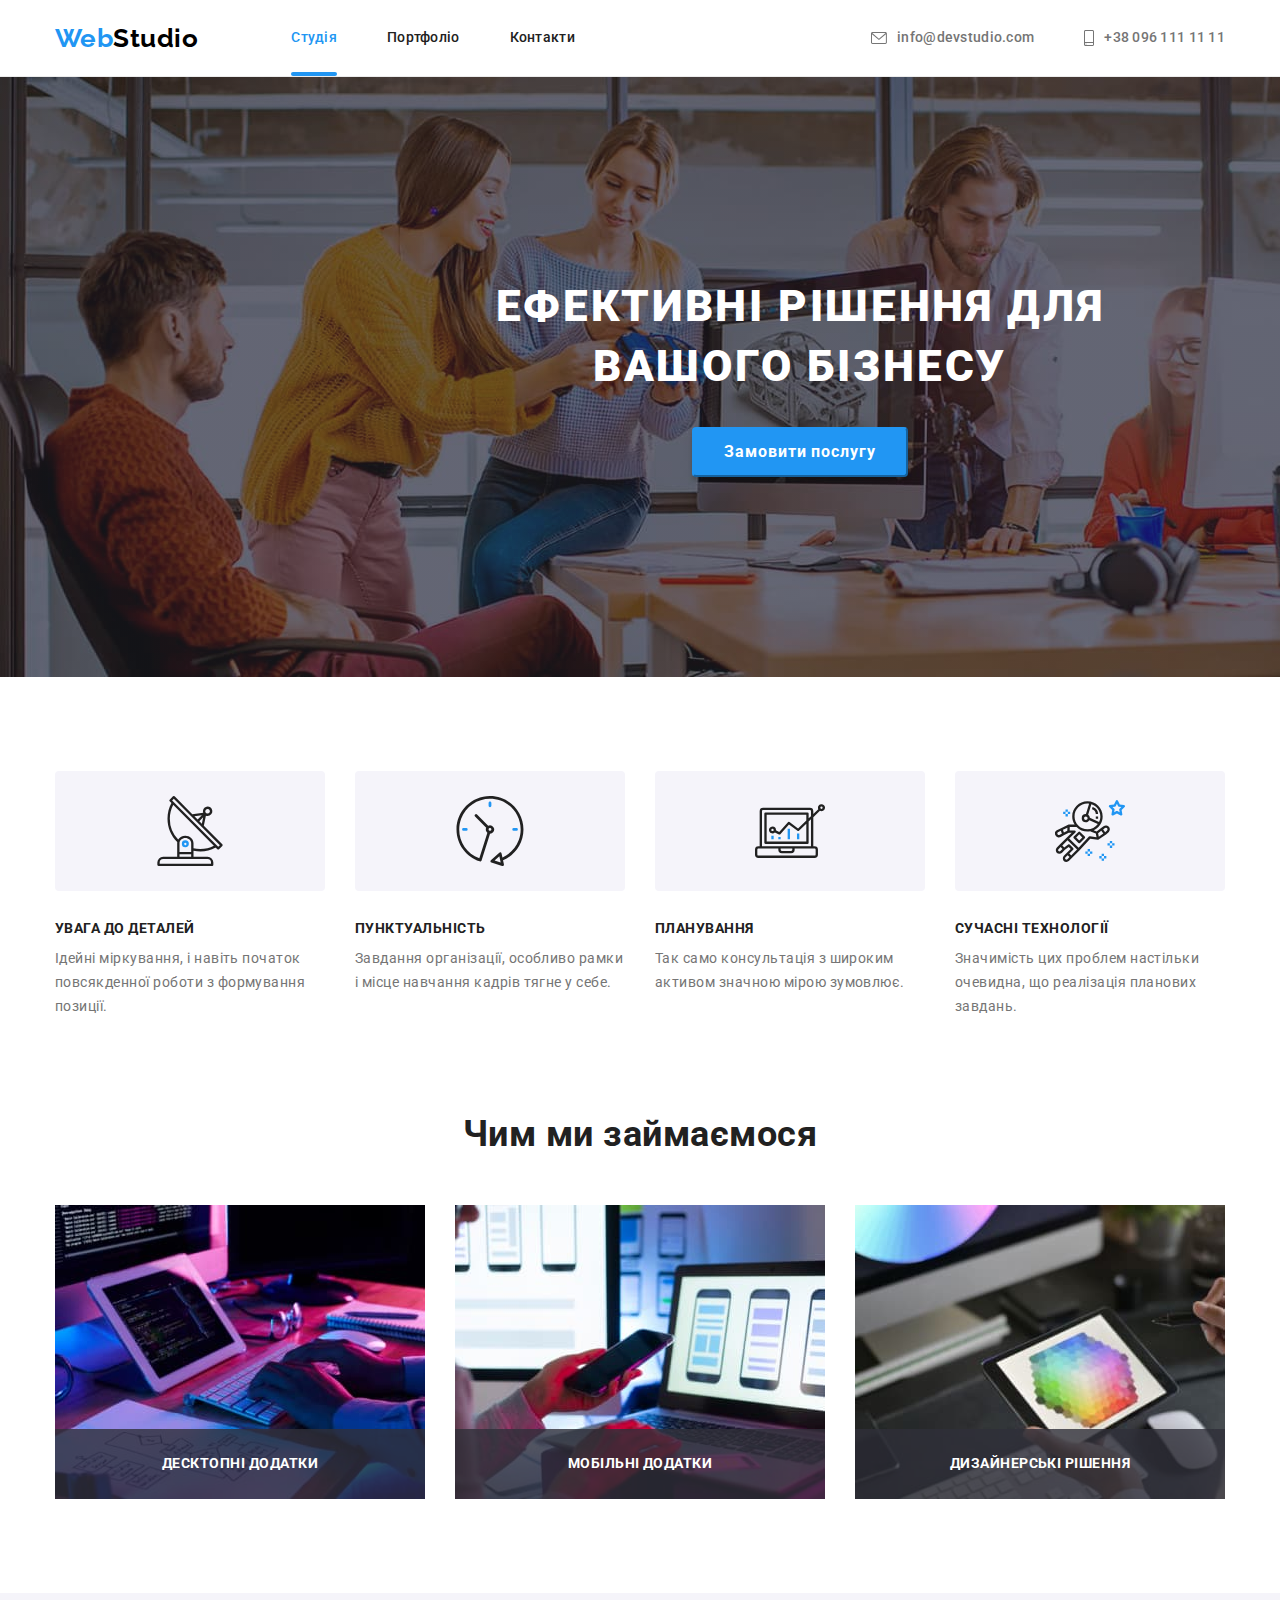
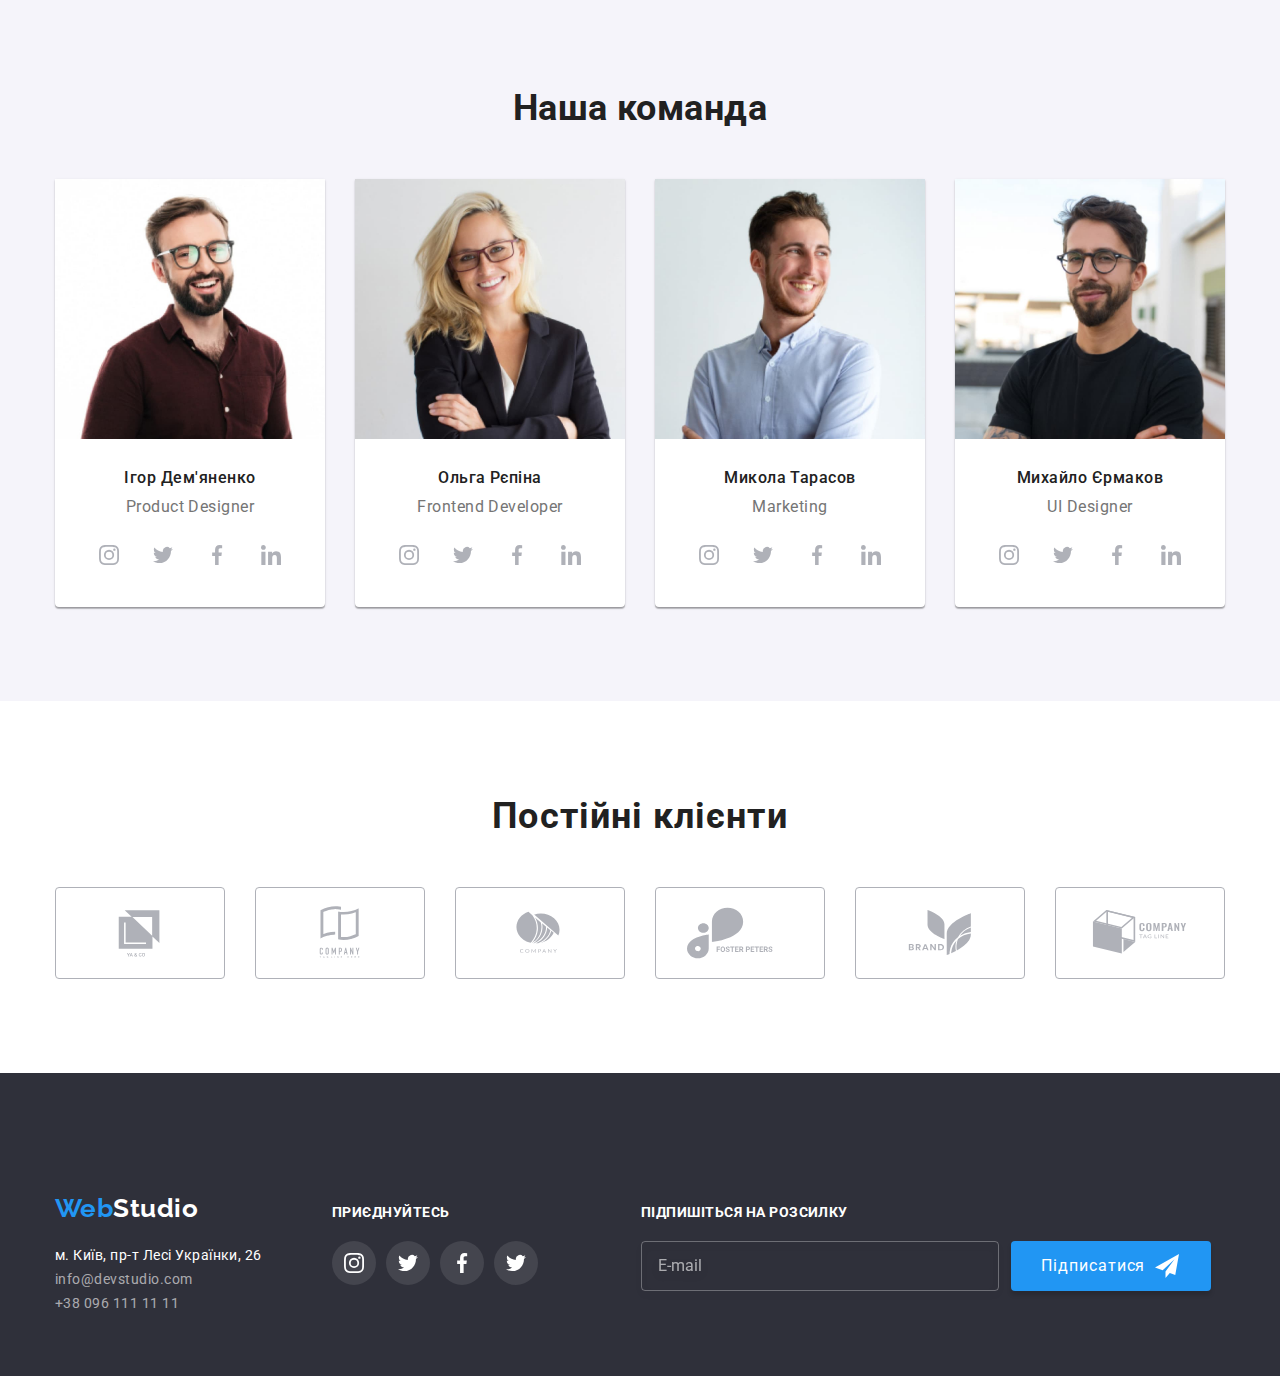
<file: index.html>
<!DOCTYPE html>
<html lang="uk">
  <head>
    <meta charset="UTF-8" />
    <meta http-equiv="X-UA-Compatible" content="IE=edge" />
    <meta name="viewport" content="width=device-width, initial-scale=1.0" />
    <title>WebStudio</title>
    <link rel="preconnect" href="https://fonts.googleapis.com" />
    <link rel="preconnect" href="https://fonts.gstatic.com" crossorigin />
    <link
      href="https://fonts.googleapis.com/css2?family=Raleway:wght@700&family=Roboto:wght@400;500;700;900&display=swap"
      rel="stylesheet"
    />
    <link
      rel="stylesheet"
      href="https://cdnjs.cloudflare.com/ajax/libs/modern-normalize/1.1.0/modern-normalize.min.css"
    />
    <link rel="stylesheet" href="./css/styles.css" />
  </head>
  <body>
    <header class="header">
      <div class="container">
        <nav class="main-nav">
          <a href="./index.html" class="logo"> <span class="logo-blue">Web</span>Studio </a>
          <ul class="site-nav-list pages">
            <li class="item"><a href="" class="link current">Студія</a></li>
            <li class="item"><a href="./portfolio.html" class="link">Портфоліо</a></li>
            <li class="item"><a href="" class="link">Контакти</a></li>
          </ul>
          <ul class="site-nav-list contacts">
            <li class="item">
                <a href="mailto:info@devstudio.com" class="contact">
                  <svg width="16" height="12" class="header_icon">
                  <use href="./images/icons.svg#icon-envelope"></use></svg>info@devstudio.com</a>
      
            </li>
            <li class="item"><a href="tel:+380961111111" class="contact">
              <svg width="10" height="16" class="header_icon">
                <use href="./images/icons.svg#icon-smartphone"></use></svg>+38 096 111 11 11</a></li>
          </ul>
        </nav>
      </div>
    </header>
    <main>
      <!-- Герой -->
      <section class="hero">
        <div class="container sec-hero">
          <h1 class="hero-title">Ефективні рішення для вашого бізнесу</h1>
          <button type="button" class="button primary" data-modal-open>Замовити послугу</button>
        </div>
      </section>

      <section class="sec1">
        <div class="container">
          <h2 class="visually-hidden">Наші переваги</h2>
          <ul class="feature-list">
            <li class="feature-name icon-antenna">
              <div class="thumb">
                <svg width="70" height="70" class="feature_icons">
                <use href="./images/icons.svg#icon-antenna"></use>
              </svg>
            </div>
              <h3 class="title">Увага до деталей</h3>
              <p>Ідейні міркування, і навіть початок повсякденної роботи з формування позиції.</p>
            </li>
            <li class="feature-name icon-clock">
              <div class="thumb">
                <svg width="70" height="70" class="feature_icons">
                  <use href="./images/icons.svg#icon-clock"></use>
                </svg>
              </div>
              <h3 class="title">Пунктуальність</h3>
              <p>Завдання організації, особливо рамки і місце навчання кадрів тягне у себе.</p>
            </li>
            <li class="feature-name icon-diagram">
              <div class="thumb">
                <svg width="70" height="70" class="feature_icons">
                  <use href="./images/icons.svg#icon-diagram"></use>
                </svg>
              </div>
              <h3 class="title">Планування</h3>
              <p>Так само консультація з широким активом значною мірою зумовлює.</p>
            </li>
            <li class="feature-name icon-astronaut">
              <div class="thumb">
                <svg width="70" height="70" class="feature_icons">
                  <use href="./images/icons.svg#icon-astronaut"></use>
                </svg>
              </div>
              <h3 class="title">Сучасні технології</h3>
              <p>Значимість цих проблем настільки очевидна, що реалізація планових завдань.</p>
            </li>
          </ul>
        </div>
      </section>

      <section class="sec2">
        <div class="container">
          <h2 class="section-work">Чим ми займаємося</h2>
          <ul class="work-list">
            <li class="work-item">
              <div class="work-item-wrap"><img
                src="./images/our_work_1.jpg"
                alt="Планування архітектури проекту"
                width="370"
                height="294"
              />
                <p class="work-item-overlay">Десктопні додатки</p>
            </div>
            </li>
            <li class="work-item">
              <div class="work-item-wrap">
              <img src="./images/our_work_2.jpg" alt="Розробка дизайну" width="370" height="294" />
                <p class="work-item-overlay">Мобільні додатки</p>
            </div>
            </li>
            <li class="work-item">
              <div class="work-item-wrap"><img
                src="./images/our_work_3.jpg"
                alt="Підбір найкращих колірних рішень"
                width="370"
                height="294"
              />
                <p class="work-item-overlay">Дизайнерські рішення</p>
            </div>
            </li>
          </ul>
        </div>
      </section>

      <section class="sec3">
        <div class="container">
          <h2 class="section-team">Наша команда</h2>
          <ul class="section-team-list">
            <li class="person">
              <img
                src="./images/team_card_1.jpg"
                alt="Фото Ігор Дем'яненко"
                width="270"
                height="260"
              />
              <div class="person-content">
                <h3 class="title">Ігор Дем'яненко</h3>
                <p class="profession">Product Designer</p>
                <ul class="person-soc-list">
                  <li class="person-soc-items">
                    <a href="#" class="person-soc-link link">
                      <svg width="20" height="20" class="soc_icons">
                        <use href="./images/icons.svg#icon-instagram"></use>
                      </svg>
                    </a>
                  </li>
                  <li class="person-soc-items">
                    <a href="#" class="person-soc-link link">
                      <svg width="20" height="20" class="soc_icons">
                        <use href="./images/icons.svg#icon-twitter"></use></svg>
                      </a>
                  </li>
                  <li class="person-soc-items"><a href="#" class="person-soc-link link">
                    <svg width="20" height="20" class="soc_icons">
                      <use href="./images/icons.svg#icon-facebook"></use></svg>
                  </a></li>
                  <li class="person-soc-items"><a href="#" class="person-soc-link link">
                    <svg width="20" height="20" class="soc_icons">
                      <use href="./images/icons.svg#icon-linkedin"></use></svg>
                  </a></li>
                </ul>
              </div>
            </li>
            <li class="person">
              <img
                src="./images/team_card_2.jpg"
                alt="Фото Ольга Рєпіна"
                width="270"
                height="260"
              />
              <div class="person-content">
                <h3 class="title">Ольга Рєпіна</h3>
                <p class="profession">Frontend Developer</p>
                <ul class="person-soc-list">
                  <li class="person-soc-items">
                    <a href="#" class="person-soc-link link">
                      <svg width="20" height="20" class="soc_icons">
                        <use href="./images/icons.svg#icon-instagram"></use>
                      </svg>
                    </a>
                  </li>
                  <li class="person-soc-items">
                    <a href="#" class="person-soc-link link">
                      <svg width="20" height="20" class="soc_icons">
                        <use href="./images/icons.svg#icon-twitter"></use></svg>
                      </a>
                  </li>
                  <li class="person-soc-items"><a href="#" class="person-soc-link link">
                    <svg width="20" height="20" class="soc_icons">
                      <use href="./images/icons.svg#icon-facebook"></use></svg>
                  </a></li>
                  <li class="person-soc-items"><a href="#" class="person-soc-link link">
                    <svg width="20" height="20" class="soc_icons">
                      <use href="./images/icons.svg#icon-linkedin"></use></svg>
                  </a></li>
                </ul>
              </div>
            </li>
            <li class="person">
              <img
                src="./images/team_card_3.jpg"
                alt="Фото Микола Тарасов"
                width="270"
                height="260"
              />
              <div class="person-content">
                <h3 class="title">Микола Тарасов</h3>
                <p class="profession">Marketing</p>
                <ul class="person-soc-list">
                  <li class="person-soc-items">
                    <a href="#" class="person-soc-link link">
                      <svg width="20" height="20" class="soc_icons">
                        <use href="./images/icons.svg#icon-instagram"></use>
                      </svg>
                    </a>
                  </li>
                  <li class="person-soc-items">
                    <a href="#" class="person-soc-link link">
                      <svg width="20" height="20" class="soc_icons">
                        <use href="./images/icons.svg#icon-twitter"></use></svg>
                      </a>
                  </li>
                  <li class="person-soc-items"><a href="#" class="person-soc-link link">
                    <svg width="20" height="20" class="soc_icons">
                      <use href="./images/icons.svg#icon-facebook"></use></svg>
                  </a></li>
                  <li class="person-soc-items"><a href="#" class="person-soc-link link">
                    <svg width="20" height="20" class="soc_icons">
                      <use href="./images/icons.svg#icon-linkedin"></use></svg>
                  </a></li>
                </ul>
              </div>
            </li>
            <li class="person">
              <img
                src="./images/team_card_4.jpg"
                alt="Фото Михайло Єрмаков"
                width="270"
                height="260"
              />
              <div class="person-content">
                <h3 class="title">Михайло Єрмаков</h3>
                <p class="profession">UI Designer</p>
                <ul class="person-soc-list">
                  <li class="person-soc-items">
                    <a href="#" class="person-soc-link link">
                      <svg width="20" height="20" class="soc_icons">
                        <use href="./images/icons.svg#icon-instagram"></use>
                      </svg>
                    </a>
                  </li>
                  <li class="person-soc-items">
                    <a href="#" class="person-soc-link link">
                      <svg width="20" height="20" class="soc_icons">
                        <use href="./images/icons.svg#icon-twitter"></use></svg>
                      </a>
                  </li>
                  <li class="person-soc-items"><a href="#" class="person-soc-link link">
                    <svg width="20" height="20" class="soc_icons">
                      <use href="./images/icons.svg#icon-facebook"></use></svg>
                  </a></li>
                  <li class="person-soc-items"><a href="#" class="person-soc-link link">
                    <svg width="20" height="20" class="soc_icons">
                      <use href="./images/icons.svg#icon-linkedin"></use></svg>
                  </a></li>
                </ul>
              </div>
            </li>
          </ul>
        </div>
      </section>
      <section class="sec-customers">
        <div class="container">
          <h2 class="customers-title">Постійні клієнти</h2>
          <ul class="customers-list">
            <li class="customers-item">
              <a href="" class="customers-item-box">
                <svg width="106" height="60" class="customers_icons">
                  <use href="./images/icons.svg#icon-logo1"></use></svg>
              </a>
            </li>
            <li class="customers-item">
              <a href="" class="customers-item-box">
                <svg width="106" height="60" class="customers_icons">
                  <use href="./images/icons.svg#icon-logo2"></use></svg>
              </a>
            </li>
            <li class="customers-item">
              <a href="" class="customers-item-box">
                <svg width="106" height="60" class="customers_icons">
                  <use href="./images/icons.svg#icon-logo3"></use></svg>
              </a>
            </li>
            <li class="customers-item">
              <a href="" class="customers-item-box">
                <svg width="106" height="60" class="customers_icons">
                  <use href="./images/icons.svg#icon-logo4"></use></svg>
              </a>
            </li>
            <li class="customers-item">
              <a href="" class="customers-item-box">
                <svg width="106" height="60" class="customers_icons">
                  <use href="./images/icons.svg#icon-logo5"></use></svg>
              </a>
            </li>
            <li class="customers-item">
              <a href="" class="customers-item-box">
                <svg width="106" height="60" class="customers_icons">
                  <use href="./images/icons.svg#icon-logo6"></use></svg>
              </a>
            </li>
      
          </ul>
        </div>
      </section>
    </main>
    <footer class="footer-section-address">
        <div class="container container-footer">
          <div class="address-footer">
            <a href="./index.html" class="footer-logo">
              <span class="footer-logo-blue">Web</span>Studio
            </a>
            <address>
              <ul class="footer-address-list">
                <li>
                  <a
                    href="https://goo.gl/maps/oqx8ePhRrZRqefAk6"
                    target="_blank"
                    rel="noopener noreferrer nofollow"
                    class="footer-address-link"
                  >
                    м. Київ, пр-т Лесі Українки, 26
                  </a>
                </li>
                <li>
                  <a href="mailto:info@devstudio.com" class="footer-contacts">info@devstudio.com</a>
                </li>
                <li><a href="tel:+380961111111" class="footer-contacts">+38 096 111 11 11</a></li>
              </ul>
            </address>
          </div>
          <div class="join">
            <p class="footer-subtitle">приєднуйтесь</p>
            <ul class="join-list">
              <li class="join-item"><a href="" class="join-button">
                <svg width="20" height="20" class="join-link">
                  <use href="./images/icons.svg#icon-instagram"></use>
                </svg>
              </a></li>
              <li class="join-item"><a href="" class="join-button">
                <svg width="20" height="20" class="join-link">
                  <use href="./images/icons.svg#icon-twitter"></use>
                </svg>
              </a></li>
              <li class="join-item"><a href="" class="join-button">
                <svg width="20" height="20" class="join-link">
                  <use href="./images/icons.svg#icon-facebook"></use>
                </svg>
              </a></li>
              <li class="join-item"><a href="" class="join-button">
                <svg width="20" height="20" class="join-link">
                  <use href="./images/icons.svg#icon-twitter"></use>
                </svg>
              </a></li>
            </ul>


          </div>
          <div class="email-input">
            <p class="footer-subtitle">Підпишіться на розсилку</p>
            <form class="form-subscribe-footer">
               <label>
                <input type="email" name="email" class="footer-email" placeholder="E-mail" />
              </label>
                <button type="submit" class="btn-subscribe">Підписатися<svg width="24" height="24" class="btn-subscribe-icon">
                <use href="./images/icons.svg#icon-subscribe"></use>
                </svg></button>
            </form>
          </div>
    </footer>

    <!-- modal window: -->

    <div class="backdrop is-hidden" data-modal>
      <div class="modal">
        <button type="button" class="modal-close" data-modal-close>
          <svg width="20" height="20" class="modal-close-button">
            <use href="./images/icons.svg#modal-close"></use> </svg>  
        </button>
         <p class="modal-title">Залиште свої дані, ми вам передзвонимо</p>
            <form class="modal-form">

              <div class="modal-input-group">
                <label for="user_name"> <span class="input-text">Ім'я</span> </label> 
                <div class="modal-input-wrapper">
                <input type="text" class="modal-input" name="user-name" id="user_name" placeholder=" " required />
                    <svg class="input-icon" width="18" height="18" ><use href="./images/icons.svg#icon-icon-modal-person"></use></svg>
                    </div>
              </div>
               
              <div class="modal-input-group">
                <label for="user_tel" > <span class="input-text">Телефон</span> </label>  
                <div class="modal-input-wrapper">
                <input type="text" class="modal-input" name="user-tel" id="user_tel" placeholder=" " required>
                    <svg class="input-icon" width="18" height="18" ><use href="./images/icons.svg#icon-icon-modal-phone"></use></svg>
                    </div>
               </div>

               <div class="modal-input-group">
                <label for="user_email"> <span class="input-text">Пошта</span> </label> 
                <div class="modal-input-wrapper">
                <input type="text" class="modal-input" name="user-email"  id="user_email" placeholder=" ">
                    <svg class="input-icon" width="18" height="18" ><use href="./images/icons.svg#icon-icon-modal-mail"></use></svg>
                    </div>
                </div>

                <label class="modal-label"><span class="input-text">Коментар</span>
                <textarea name="user-text" class="modal-comment" placeholder="Введіть текст"></textarea>
              </label> 
              <div class="modal-field">

                <input type="checkbox" name="privacy" id="privacy" value="true" class="modal-politic-check visually-hidden">
               <label for="privacy" class="modal-politic-label">Погоджуюся з розсилкою та приймаю <a href="#" target="_blank" class="check-link">Умови договору</a></label>
              </div>    
              <button type="submit" class="btn-modal-send">Відправити</button>
            </form>
      </div>
    </div>
    <script src="./js/modal.js"></script>
  </body>
</html>
</file>
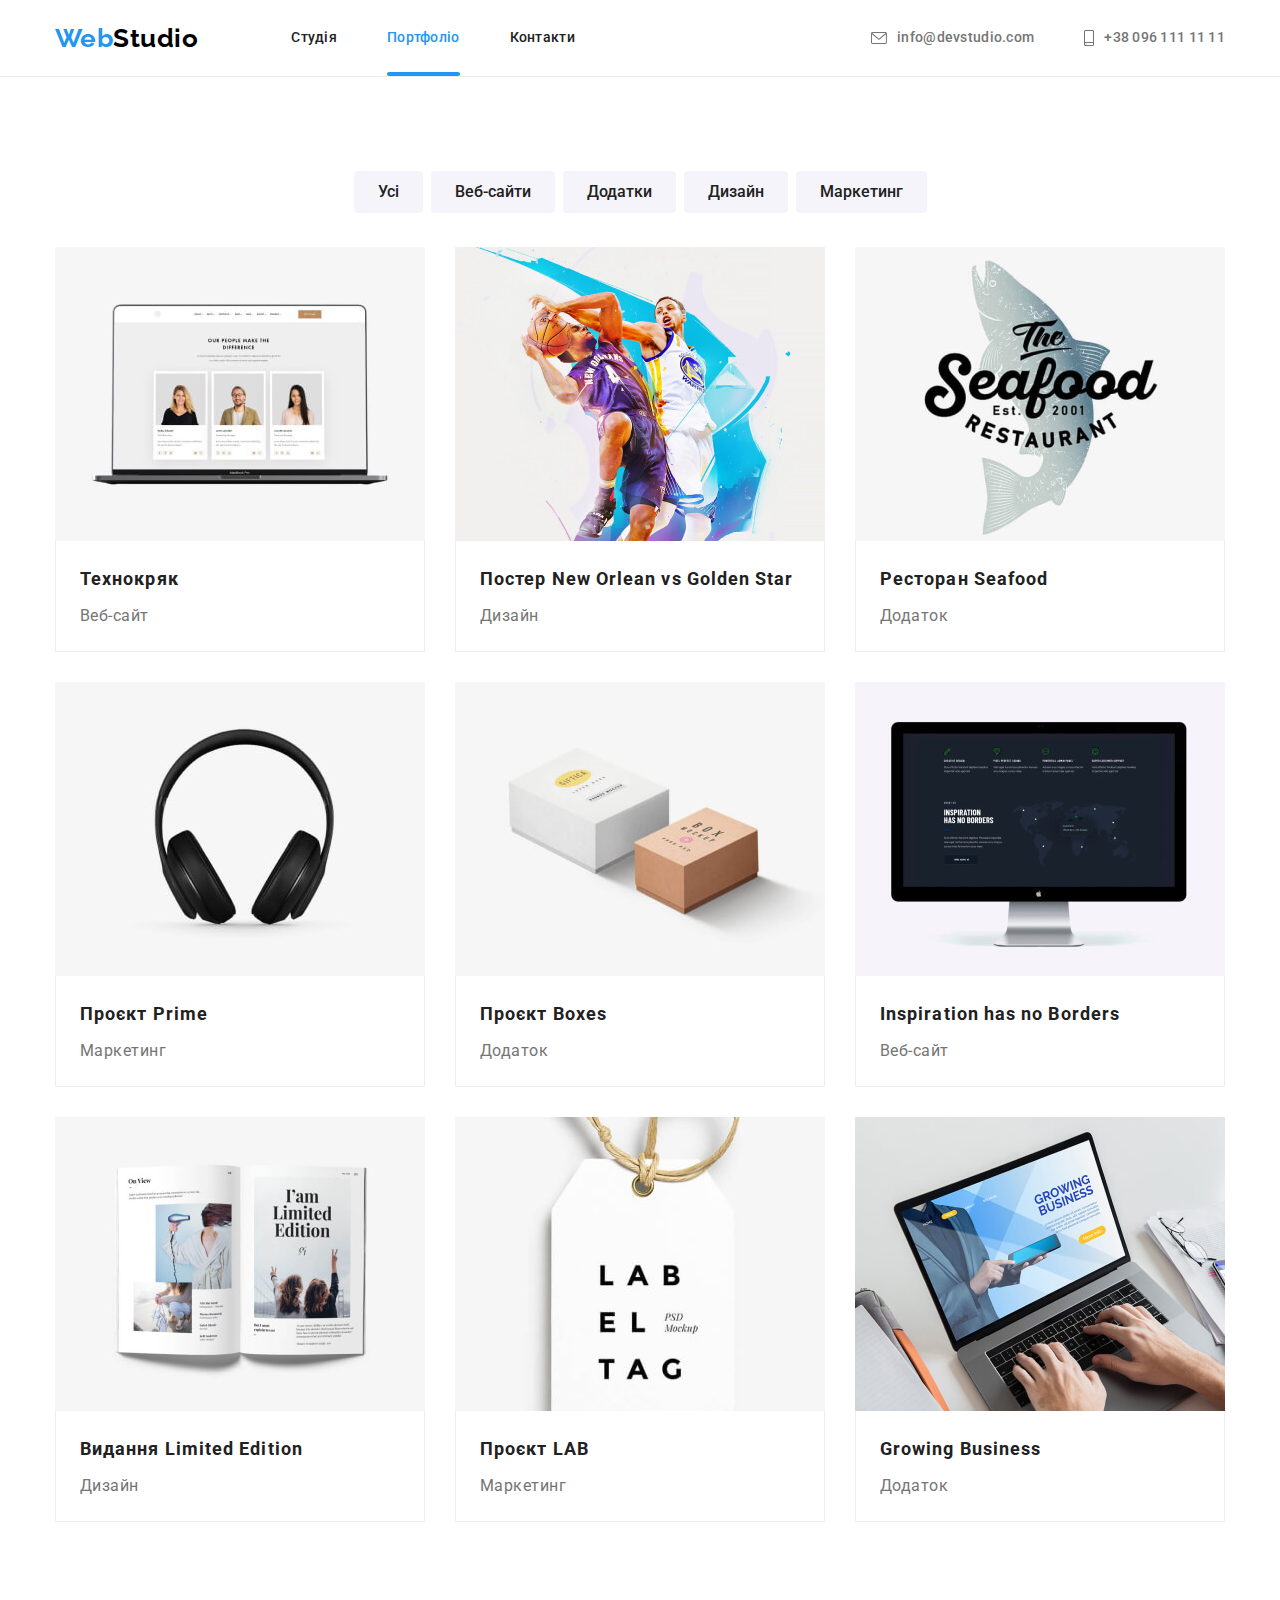
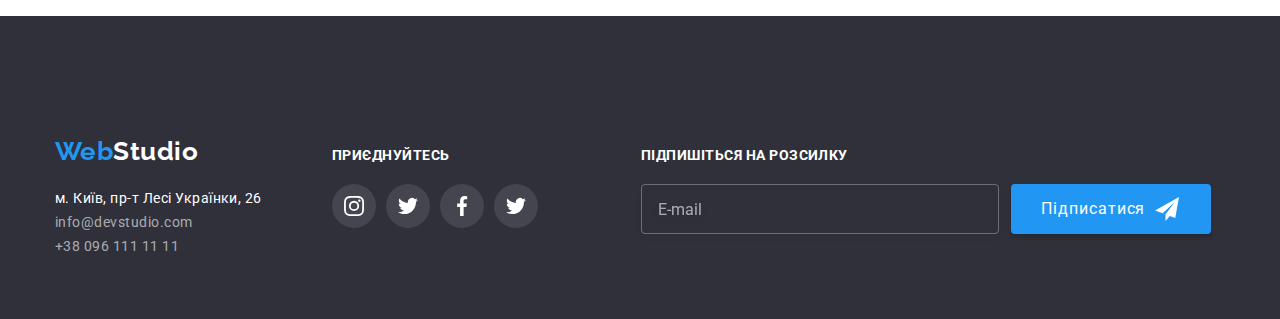
<file: portfolio.html>
<!DOCTYPE html>
<html lang="uk">
  <head>
    <meta charset="UTF-8" />
    <meta http-equiv="X-UA-Compatible" content="IE=edge" />
    <meta name="viewport" content="width=device-width, initial-scale=1.0" />
    <title>Portfolio</title>
    <link rel="preconnect" href="https://fonts.googleapis.com" />
    <link rel="preconnect" href="https://fonts.gstatic.com" crossorigin />
    <link
      href="https://fonts.googleapis.com/css2?family=Raleway:wght@700&family=Roboto:wght@400;500;700;900&display=swap"
      rel="stylesheet"
    />
    <link
      rel="stylesheet"
      href="https://cdnjs.cloudflare.com/ajax/libs/modern-normalize/1.1.0/modern-normalize.min.css"
    />
    <link rel="stylesheet" href="./css/styles.css" />
  </head>
  <body>
    <header class="header">
      <div class="container">
        <nav class="main-nav">
          <a href="./index.html" class="logo"> <span class="logo-blue">Web</span>Studio </a>
          <ul class="site-nav-list pages">
            <li class="item"><a href="./index.html" class="link">Студія</a></li>
            <li class="item"><a href="./portfolio.html" class="link current">Портфоліо</a></li>
            <li class="item"><a href="" class="link">Контакти</a></li>
          </ul>
          <ul class="site-nav-list contacts">
            <li class="item">
              <a href="mailto:info@devstudio.com" class="contact">
                <svg width="16" height="12" class="header_icon">
                  <use href="./images/icons.svg#icon-envelope"></use></svg>info@devstudio.com</a
              >
            </li>
            <li class="item">
              <a href="tel:+380961111111" class="contact">
                <svg width="10" height="16" class="header_icon">
                  <use href="./images/icons.svg#icon-smartphone"></use></svg>+38 096 111 11 11</a>
            </li>
          </ul>
        </nav>
      </div>
    </header>

    <main>
      <section>
        <div class="container sec-works">
          <h1 class="visually-hidden">Страница портфолио</h1>
          <ul class="button-list">
            <li class="button-menu"><button type="button" class="button-function">Усі</button></li>
            <li class="button-menu">
              <button type="button" class="button-function">Веб-сайти</button>
            </li>
            <li class="button-menu">
              <button type="button" class="button-function">Додатки</button>
            </li>
            <li class="button-menu">
              <button type="button" class="button-function">Дизайн</button>
            </li>
            <li class="button-menu">
              <button type="button" class="button-function">Маркетинг</button>
            </li>
          </ul>
          <ul class="gallery-list">
            <li class="item">
              <a href="" class="gallery-list-link link"
                > <div class="gallery-list-wrap"><img src="./images/gallery1.jpg" alt="Технокряк" width="370" />
                  <p class="gallery-list-toptext">Ресурс пропонує комплексні пропозиції з різним рівнем функціоналу та сервісів. Все це дозволить відвідувачу отримати вичерпні відомості про компанію чи приватну особу.
                  </p>
                </div>
                <div class="gallery-list-content">
                  <h2 class="gallery-list-title">Технокряк</h2>
                  <p class="gallery-list-text">Веб-сайт</p>
                </div>
              </a>
            </li>
            <li class="item">
              <a href="" class="gallery-list-link link"
                > <div class="gallery-list-wrap"><img
                  src="./images/gallery2.jpg"
                  alt="Постер New Orlean vs Golden Star"
                  width="370"
                />
                <p class="gallery-list-toptext">Ресурс пропонує комплексні пропозиції з різним рівнем функціоналу та сервісів. Все це дозволить відвідувачу отримати вичерпні відомості про компанію чи приватну особу.
                </p>
              </div>
                <div class="gallery-list-content">
                  <h2 class="gallery-list-title">Постер New Orlean vs Golden Star</h2>
                  <p class="gallery-list-text">Дизайн</p>
                </div></a
              >
            </li>
            <li class="item">
              <a href="" class="gallery-list-link link"
                > <div class="gallery-list-wrap"><img src="./images/gallery3.jpg" alt="Ресторан Seafood" width="370" />
                  <p class="gallery-list-toptext">Ресурс пропонує комплексні пропозиції з різним рівнем функціоналу та сервісів. Все це дозволить відвідувачу отримати вичерпні відомості про компанію чи приватну особу.
                  </p>
                </div>
                  <div class="gallery-list-content">
                  <h2 class="gallery-list-title">Ресторан Seafood</h2>
                  <p class="gallery-list-text">Додаток</p>
                </div></a
              >
            </li>
            <li class="item">
              <a href="" class="gallery-list-link link"
                > <div class="gallery-list-wrap"><img src="./images/gallery4.jpg" alt="Проєкт Prime" width="370" />
                  <p class="gallery-list-toptext">Ресурс пропонує комплексні пропозиції з різним рівнем функціоналу та сервісів. Все це дозволить відвідувачу отримати вичерпні відомості про компанію чи приватну особу.
                  </p>
                </div>
                  <div class="gallery-list-content">
                  <h2 class="gallery-list-title">Проєкт Prime</h2>
                  <p class="gallery-list-text">Маркетинг</p>
                </div></a
              >
            </li>
            <li class="item">
              <a href="" class="gallery-list-link link"
                > <div class="gallery-list-wrap"><img src="./images/gallery5.jpg" alt="Проєкт Boxes" width="370" />
                  <p class="gallery-list-toptext">Ресурс пропонує комплексні пропозиції з різним рівнем функціоналу та сервісів. Все це дозволить відвідувачу отримати вичерпні відомості про компанію чи приватну особу.
                  </p>
                </div>
                  <div class="gallery-list-content">
                  <h2 class="gallery-list-title">Проєкт Boxes</h2>
                  <p class="gallery-list-text">Додаток</p>
                </div></a>
            </li>
            <li class="item">
              <a href="" class="gallery-list-link link"
                > <div class="gallery-list-wrap"><img src="./images/gallery6.jpg" alt="" width="370" />
                  <p class="gallery-list-toptext">Ресурс пропонує комплексні пропозиції з різним рівнем функціоналу та сервісів. Все це дозволить відвідувачу отримати вичерпні відомості про компанію чи приватну особу.
                  </p>
                </div>
                  <div class="gallery-list-content">
                  <h2 class="gallery-list-title">Inspiration has no Borders</h2>
                  <p class="gallery-list-text">Веб-сайт</p>
                </div></a>
            </li>
            <li class="item">
              <a href="" class="gallery-list-link link"
                > <div class="gallery-list-wrap"><img src="./images/gallery7.jpg" alt="Видання Limited Edition" width="370" />
                  <p class="gallery-list-toptext">Ресурс пропонує комплексні пропозиції з різним рівнем функціоналу та сервісів. Все це дозволить відвідувачу отримати вичерпні відомості про компанію чи приватну особу.
                  </p>
                </div>
                  <div class="gallery-list-content">
                  <h2 class="gallery-list-title">Видання Limited Edition</h2>
                  <p class="gallery-list-text">Дизайн</p>
                </div></a
              >
            </li>
            <li class="item">
              <a href="" class="gallery-list-link link"
                > <div class="gallery-list-wrap"><img src="./images/gallery8.jpg" alt="Проєкт LAB" width="370" />
                  <p class="gallery-list-toptext">Lorem ipsum dolor sit amet consectetur adipisicing elit. Delectus nihil suscipit unde. Debitis cum delectus excepturi. Eos doloribus quo totam quia error omnis nesciunt nisi iure eligendi delectus. Illo ullam quis reiciendis possimus aliquam. Asperiores ipsum dolore nam. Tempora veniam, ratione culpa esse adipisci quis harum placeat praesentium porro quisquam.
                  </p>
                </div>
                  <div class="gallery-list-content">
                  <h2 class="gallery-list-title">Проєкт LAB</h2>
                  <p class="gallery-list-text">Маркетинг</p>
                </div></a
              >
            </li>
            <li class="item">
              <a href="" class="gallery-list-link link"
                > <div class="gallery-list-wrap"><img src="./images/gallery9.jpg" alt="" width="370" />
                  <p class="gallery-list-toptext">Ресурс пропонує комплексні пропозиції з різним рівнем функціоналу та сервісів. Все це дозволить відвідувачу отримати вичерпні відомості про компанію чи приватну особу.
                  </p>
                </div>
                  <div class="gallery-list-content">
                  <h2 class="gallery-list-title">Growing Business</h2>
                  <p class="gallery-list-text">Додаток</p>
                </div></a
              >
            </li>
          </ul>
        </div>
      </section>
    </main>
    <footer class="footer-section-address">
        <div class="container container-footer">
          <div class="address-footer">
            <a href="./index.html" class="footer-logo">
              <span class="footer-logo-blue">Web</span>Studio
            </a>
            <address>
              <ul class="footer-address-list">
                <li>
                  <a
                    href="https://goo.gl/maps/oqx8ePhRrZRqefAk6"
                    target="_blank"
                    rel="noopener noreferrer nofollow"
                    class="footer-address-link"
                  >
                    м. Київ, пр-т Лесі Українки, 26
                  </a>
                </li>
                <li>
                  <a href="mailto:info@devstudio.com" class="footer-contacts">info@devstudio.com</a>
                </li>
                <li><a href="tel:+380961111111" class="footer-contacts">+38 096 111 11 11</a></li>
              </ul>
            </address>
          </div>
          <div class="join">
            <p class="footer-subtitle">приєднуйтесь</p>
            <ul class="join-list">
              <li class="join-item"><a href="" class="join-button">
                <svg width="20" height="20" class="join-link">
                  <use href="./images/icons.svg#icon-instagram"></use>
                </svg>
              </a></li>
              <li class="join-item"><a href="" class="join-button">
                <svg width="20" height="20" class="join-link">
                  <use href="./images/icons.svg#icon-twitter"></use>
                </svg>
              </a></li>
              <li class="join-item"><a href="" class="join-button">
                <svg width="20" height="20" class="join-link">
                  <use href="./images/icons.svg#icon-facebook"></use>
                </svg>
              </a></li>
              <li class="join-item"><a href="" class="join-button">
                <svg width="20" height="20" class="join-link">
                  <use href="./images/icons.svg#icon-twitter"></use>
                </svg>
              </a></li>
            </ul>


          </div>
          <div class="email-input">
            <p class="footer-subtitle">Підпишіться на розсилку</p>
            <form class="form-subscribe-footer">
               <label>
                <input type="email" name="email" class="footer-email" placeholder="E-mail" />
              </label>
                <button type="submit" class="btn-subscribe">Підписатися<svg width="24" height="24" class="btn-subscribe-icon">
                <use href="./images/icons.svg#icon-subscribe"></use>
                </svg></button>
            </form>
          </div>
    </footer>
  </body>
</html>
</file>
<file: css/styles.css>
:root {
  --primary-text-color: #212121;
  --title-text-color: #757575;
  --accent-color: #2196f3;
  --primary-white-color: #ffffff;
  --tran: 250ms cubic-bezier(0.4, 0, 0.2, 1);
}

body {
  background-color: var(--primary-white-color);
  color: var(--primary-text-color);
  font-family: Roboto, sans-serif;
  letter-spacing: 0.03em;
}

h1,
h2,
h3,
h4,
h5,
h6,
p {
  margin: 0;
}

ul {
  margin: 0;
  padding: 0;
  list-style: none;
}

button {
  cursor: pointer;
}

img {
  display: block;
  max-width: 100%;
  height: auto;
}

.container {
  width: 1200px;
  margin: 0 auto;
  padding: 0 15px;
}

.link {
  text-decoration: none;
}

/* ------Utilitarian classes------ */

.visually-hidden {
  position: absolute;

  width: 1px;
  height: 1px;
  margin: -1px;
  border: 0;
  padding: 0;
  white-space: nowrap;
  overflow: hidden;
  opacity: 0;
}
/*  Header: */

/* Logo */

.logo {
  color: #000000;
  font-family: Raleway, sans-serif;
  font-weight: 700;
  font-size: 26px;
  line-height: 1.19;
  text-decoration: none;
}

.logo:hover {
  color: var(--accent-color);
}

.logo-blue {
  color: var(--accent-color);
}

.logo-blue:hover {
  color: #000000;
}

/* Навигация по сайту */

.header {
  border-bottom: 1px solid #ececec;
}
.main-nav {
  display: flex;
  align-items: center;
}

.site-nav-list {
  display: flex;
  list-style: none;
}

/* .site-nav-list .item {
  margin-right: 50px;
}

.site-nav-list .item:last-child {
  margin-right: 0;
} */

.site-nav-list .item + .item {
  margin-left: 50px;
}

/* .site-nav-list .item:not(:last-child) {
  margin-right: 50px;
} */

.site-nav-list.pages {
  margin-left: 93px;
}

.site-nav-list.contacts {
  margin-left: auto;
}

.site-nav-list .link,
.contact {
  position: relative;

  display: inline-flex;
  align-items: center;
  padding-top: 30px;
  padding-bottom: 30px;
  font-weight: 500;
  font-size: 14px;
  line-height: 1.14;
  letter-spacing: 0.02em;
  text-decoration: none;

  transition: color var(--tran);
}

.site-nav-list .link {
  color: var(--primary-text-color);
}

.site-nav-list .contact {
  color: var(--title-text-color);
}

.site-nav-list .link:hover,
.site-nav-list .link:focus,
.contact:hover,
.contact:focus {
  color: var(--accent-color);
}

.site-nav-list .link.current {
  color: var(--accent-color);
}

.site-nav-list .link.current::after {
  position: absolute;

  content: '';
  width: 100%;
  height: 4px;
  background-color: var(--accent-color);
  border-radius: 2px;
  left: 0;
  bottom: 0;
}

.header_icon {
  margin-right: 10px;
  fill: currentColor;
}

/* End of header. */

/* main: */

.hero {
  text-align: center;
}

.container.sec-hero {
  display: flex;
  flex-direction: column;
  align-items: center;

  padding-top: 200px;
  padding-bottom: 200px;

  height: 600px;
  width: 1600px;
  margin-left: auto;
  margin-right: auto;
  background-image: linear-gradient(to right, rgba(47, 48, 58, 0.4), rgba(47, 48, 58, 0.4)),
    url(../images/hero.jpg);
  background-repeat: no-repeat;
  background-size: cover;
  background-position: center;

  background-color: #2f303a;
}

.hero-title {
  color: #ffffff;
  font-weight: 900;
  font-size: 44px;
  line-height: 1.36;
  font-family: inherit;
  letter-spacing: 0.06em;
  text-transform: uppercase;
  text-align: center;
  width: 696px;
  margin-bottom: 30px;
}

.button.primary {
  color: #ffffff;
  background-color: var(--accent-color);
  font-family: inherit;
  font-weight: 700;
  font-size: 16px;
  line-height: 1.88;
  letter-spacing: 0.06em;

  width: 216px;
  height: 50px;
  box-shadow: 0px 4px 4px rgba(0, 0, 0, 0.15);
  border-radius: 4px;
  border-color: var(--accent-color);
}

.sec1 {
  padding-top: 94px;
  padding-bottom: 94px;
}
.feature-list {
  display: flex;
  list-style: none;
}

.feature-list .feature-name:not(:last-child) {
  margin-right: 30px;
}

.feature-name .thumb {
  display: flex;
  justify-content: center;
  align-items: center;
  width: 270px;
  content: '';
  height: 120px;
  background-color: #f5f4fa;
  border-radius: 4px;
  margin-bottom: 30px;

  /* background-size: contain;
  background-repeat: no-repeat;
  background-position: center;*/
}
/* 
.feature-name.icon-antenna::before {
  background-image: url(../images/antenna_1.svg);
}

.feature-name.icon-clock::before {
  background-image: url(../images/clock_2.svg);
}

.feature-name.icon-diagram::before {
  background-image: url(../images/diagram_3.svg);
}

.feature-name.icon-astronaut::before {
  background-image: url(../images/astronaut_4.svg);
} */

.feature-list .title {
  color: var(--primary-text-color);
  font-weight: 700;
  font-size: 14px;
  line-height: 1.14;
  text-transform: uppercase;

  margin-bottom: 10px;
}

.feature-list p {
  color: var(--title-text-color);
  font-size: 14px;
  line-height: 1.71;
}

.sec2 {
  padding-bottom: 94px;
}
.section-work {
  color: var(--primary-text-color);
  font-weight: 700;
  font-size: 36px;
  line-height: 1.17;
  text-align: center;
  padding-bottom: 50px;
}

.work-list {
  display: flex;
  list-style: none;
}

.work-list .work-item:not(:last-child) {
  margin-right: 30px;
}

.work-item-wrap {
  position: relative;
}

.work-item-overlay {
  position: absolute;

  height: 70px;
  width: 100%;
  background-color: rgba(47, 48, 58, 0.8);
  color: var(--primary-white-color);
  font-weight: 700;
  text-transform: uppercase;
  font-size: 14px;
  line-height: 1.14;

  bottom: 0;
  display: flex;
  justify-content: center;
  align-items: center;
}

.sec3 {
  background-color: #f5f4fa;
  padding-top: 94px;
  padding-bottom: 94px;
}

.section-team {
  color: var(--primary-text-color);
  font-weight: 700;
  font-size: 36px;
  line-height: 1.17;
  text-align: center;

  margin-bottom: 50px;
}

.section-team-list {
  display: flex;
  list-style: none;
}

.section-team-list .person {
  width: 270px;

  background-color: #ffffff;
  box-shadow: 0px 1px 3px rgba(0, 0, 0, 0.12), 0px 1px 1px rgba(0, 0, 0, 0.14),
    0px 2px 1px rgba(0, 0, 0, 0.2);
  border-radius: 0px 0px 4px 4px;
}

.section-team-list .person + .person {
  margin-left: 30px;
}

.person-content {
  padding: 30px 0;
}

.section-team-list .title {
  color: var(--primary-text-color);
  font-weight: 500;
  font-size: 16px;
  line-height: 1.18;
  text-align: center;
  margin-bottom: 10px;
}

.section-team-list .profession {
  color: var(--title-text-color);
  font-size: 16px;
  line-height: 1.18;
  text-align: center;
  margin-bottom: 16px;
}

.person-soc-list {
  display: flex;
  justify-content: center;
  align-items: center;
}

.person-soc-items {
  width: 44px;
  height: 44px;
}

.person-soc-items:not(:last-child) {
  margin-right: 10px;
}

.person-soc-link {
  width: 100%;
  height: 100%;
  display: flex;
  border-radius: 50%;
  color: #afb1b8;
  justify-content: center;
  align-items: center;

  transition: background-color var(--tran), color var(--tran);
}

.person-soc-link:hover,
.person-soc-link:focus {
  background-color: var(--accent-color);
  color: var(--primary-white-color);
}

.soc_icons {
  fill: currentColor;
}

.sec-customers {
  padding-top: 94px;
  padding-bottom: 94px;
}

.customers-title {
  font-weight: 700;
  font-size: 36px;
  line-height: 1.17;
  text-align: center;
  letter-spacing: 0.03em;
  margin-bottom: 50px;
}

.customers-list {
  display: flex;
  align-items: center;
}

.customers-item:not(:last-child) {
  margin-right: 30px;
}

.customers-item-box {
  display: flex;
  align-items: center;
  justify-content: center;
  width: 170px;
  height: 92px;

  border: 1px solid currentColor;
  border-radius: 4px;

  color: #afb1b8;

  transition: color var(--tran);
}

.customers-item-box:hover,
.customers-item-box:focus {
  color: var(--accent-color);
}

.customers_icons {
  /* margin: 16px 32px; */
  fill: currentColor;
}

/* end of main. */

/* footer: */

.footer-section-address {
  background-color: #2f303a;
  padding: 60px 0;
}

.container-footer {
  display: flex;
  align-items: baseline;
}

.footer-logo {
  color: #ffffff;
  font-family: 'Raleway';
  font-style: normal;
  font-weight: 700;
  font-size: 26px;
  line-height: 1.19;
  text-decoration: none;

  display: block;
  padding-bottom: 20px;
}

.footer-logo-blue {
  color: var(--accent-color);
}

.footer-address-list {
  list-style: none;
  font-size: 14px;
  line-height: 1.71;
  font-style: normal;
}

.footer-address-link {
  color: #ffffff;
  font-size: 14px;
  line-height: 1.71;
  text-decoration: none;

  transition: color var(--tran);
}

.footer-address-link:hover,
.footer-address-link:focus {
  color: var(--accent-color);
}

.footer-contacts {
  color: rgba(255, 255, 255, 0.6);
  font-size: 14px;
  line-height: 1.71;
  text-decoration: none;

  transition: color var(--tran);
}

.footer-contacts:hover,
.footer-contacts:focus {
  color: var(--accent-color);
}

.join {
  margin-left: 70px;
}

.footer-subtitle {
  font-weight: 700;
  font-size: 14px;
  line-height: 1.14;
  text-transform: uppercase;
  color: var(--primary-white-color);

  margin-bottom: 20px;
}

.join-list {
  display: flex;
  justify-content: center;
}
.join-item {
}
.join-button {
  padding: 0;
  border: none;
  width: 44px;
  height: 44px;
  border-radius: 50%;
  margin-right: 10px;
  background-color: rgba(255, 255, 255, 0.1);
  display: inline-flex;
  justify-content: center;
  align-items: center;

  transition: background-color var(--tran);
}

.join-button:hover,
.join-button:focus {
  background-color: var(--accent-color);
  /* fill: var(--primary-white-color); */
}

.join-link {
  background-position: center;
  fill: var(--primary-white-color);
  margin: 0;
  padding: 0;
}

.email-input {
  padding-top: 72px;
  padding-left: 93px;
}

.form-subscribe-footer {
  display: flex;
  align-items: center;
  text-align: center;
  letter-spacing: 0.06em;
}

.footer-email {
  width: 358px;
  height: 50px;
  border: 1px solid rgba(255, 255, 255, 0.3);
  border-radius: 4px;
  filter: drop-shadow(0px 4px 4px rgba(0, 0, 0, 0.15));

  font-size: 16px;
  line-height: 1.25;
  color: var(--primary-white-color);
  background-color: transparent;

  padding-left: 16px;
}

.footer-email::placeholder {
  color: rgba(255, 255, 255, 0.6);
}

.btn-subscribe {
  display: flex;
  align-items: center;
  text-align: center;

  width: 200px;
  height: 50px;
  background: #2196f3;
  box-shadow: 0px 4px 4px rgba(0, 0, 0, 0.15);
  border-radius: 4px;
  border-color: transparent;

  color: var(--primary-white-color);
  letter-spacing: 0.06em;
  cursor: pointer;
  padding-left: 28px;
  margin-left: 12px;
}

.btn-subscribe-icon {
  margin-left: 10px;
}

/* классы для portfolio.html */

.container.sec-works {
  background-color: #ffffff;
  padding-top: 94px;
  padding-bottom: 94px;
}

.button-list {
  display: flex;
  list-style: none;
  justify-content: center;

  margin-bottom: 34px;
}

.button-menu:not(:last-child) {
  margin-right: 8px;
}

.button-function {
  color: #212121;
  background-color: #f5f4fa;
  font-family: inherit;
  font-weight: 500;
  font-size: 16px;
  line-height: 1.62;
  text-align: center;

  padding: 6px 22px;
  border-radius: 4px;
  border: 2px solid transparent;

  transition: color var(--tran), background-color var(--tran), box-shadow var(--tran);
}

.button-function:hover,
.button-function:focus {
  color: #ffffff;
  background-color: #2196f3;
  box-shadow: 0px 3px 1px rgba(0, 0, 0, 0.1), 0px 1px 2px rgba(0, 0, 0, 0.08),
    0px 2px 2px rgba(0, 0, 0, 0.12);
}

.gallery-list {
  display: flex;
  flex-wrap: wrap;
  list-style: none;
}

.gallery-list .item {
  flex-basis: calc((100% - 60px) / 3);
  margin-right: 30px;
  margin-bottom: 30px;
}

.gallery-list .item:nth-child(3n) {
  margin-right: 0;
}

.gallery-list .item:nth-last-child(-n + 3) {
  margin-bottom: 0;
}

.gallery-list-link:hover,
.gallery-list-link:focus {
  box-shadow: 0px 1px 1px rgba(0, 0, 0, 0.12), 0px 4px 4px rgba(0, 0, 0, 0.06),
    1px 4px 6px rgba(0, 0, 0, 0.16);
}

.gallery-list-link {
  display: block;
  transition: box-shadow var(--tran);
}

.gallery-list-wrap {
  position: relative;
  overflow: hidden;
}

.gallery-list-toptext {
  position: absolute;
  top: 0;

  font-size: 18px;
  line-height: 1.56;
  letter-spacing: 0.03em;
  color: var(--primary-white-color);
  padding: 63px 24px;
  background-color: rgba(33, 150, 243, 0.9);
  height: 100%;

  transform: translateY(100%);
  transition: transform var(--tran);
  overflow: auto;
}

.gallery-list-link:hover .gallery-list-toptext,
.gallery-list-link:focus .gallery-list-toptext {
  transform: translateY(0%);
}

.gallery-list-content {
  padding: 20px 24px;
  border-left: 1px solid #eeeeee;
  border-right: 1px solid #eeeeee;
  border-bottom: 1px solid #eeeeee;
}

.gallery-list-title {
  color: var(--primary-text-color);
  font-weight: 700;
  font-size: 18px;
  line-height: 2;
  letter-spacing: 0.06em;

  margin-bottom: 4px;
}

.gallery-list-text {
  color: var(--title-text-color);
  font-size: 16px;
  line-height: 1.88;
}

/* модальное окно index.html : */

.backdrop {
  position: fixed;
  top: 0;

  width: 100%;
  height: 100%;
  background-color: rgba(0, 0, 0, 0.2);

  transition: opacity var(--tran), visibility var(--tran);
}

.modal {
  position: absolute;
  top: 50%;
  left: 50%;

  padding: 40px;
  width: 528px;
  min-height: 581px;
  background-color: var(--primary-white-color);
  box-shadow: 0px 1px 3px rgba(0, 0, 0, 0.12), 0px 1px 1px rgba(0, 0, 0, 0.14),
    0px 2px 1px rgba(0, 0, 0, 0.2);
  border-radius: 4px;

  transform: translate(-50%, -50%) scale(1);
  transition: transform var(--tran);
}

.backdrop.is-hidden .modal {
  transform: translate(-50%, -50%) scale(1.1);
}

.modal-close {
  position: absolute;
  top: 8px;
  right: 8px;

  width: 30px;
  height: 30px;
  background-color: var(--primary-white-color);
  border-radius: 50%;
  border: 1px solid rgba(0, 0, 0, 0.1);
  display: inline-flex;
  justify-content: center;
  align-items: center;
}

.modal-close-button {
  fill: #000000;
  width: 11px;
  height: 11px;
}

.is-hidden {
  opacity: 0;
  visibility: hidden;
  pointer-events: none;
}

.modal-title {
  font-weight: 700;
  font-size: 20px;
  line-height: 1.15;
  text-align: center;
  color: var(--primary-text-color);

  margin-bottom: 12px;
}
.modal-form {
}

.modal-input-group {
  margin-bottom: 10px;
}

.modal-input {
  width: 100%;
  height: 40px;
  border: 1px solid rgba(33, 33, 33, 0.2);
  border-radius: 4px;

  padding-left: 42px;
  outline: transparent;
  font-size: 12px;
  transition: border-color var(--tran);
}

.modal-input::placeholder {
  font-size: 12px;
}

.modal-input:focus {
  border-color: var(--accent-color);
}

.modal-input:focus + .input-icon {
  fill: var(--accent-color);
}

.input-text {
  display: inline-block;
  font-size: 12px;
  color: var(--title-text-color);
  margin-bottom: 4px;
}

.modal-input-wrapper {
  position: relative;
}

.input-icon {
  position: absolute;
  left: 12px;
  top: 50%;
  transform: translateY(-50%);

  transition: fill var(--tran);
}

.modal-label {
  display: block;

  margin-bottom: 20px;
}

.modal-comment {
  width: 100%;
  height: 120px;
  border: 1px solid rgba(33, 33, 33, 0.2);
  border-radius: 4px;
  font-size: 12px;
  padding-left: 16px;
  padding-top: 12px;
  outline: transparent;
  transition: border-color var(--tran);

  resize: none;
}

.modal-comment:focus {
  border-color: var(--accent-color);
}

.modal-comment::placeholder {
  font-size: 12px;
  line-height: 1.16;
  letter-spacing: 0.01em;
  color: rgba(117, 117, 117, 0.5);
}

.modal-input:not(:placeholder-shown):not(:focus):valid,
.modal-comment:not(:placeholder-shown):not(:focus):valid {
  background-color: rgba(49, 219, 49, 0.158);
}

.modal-input:not(:placeholder-shown):not(:focus):invalid {
  background-color: rgba(219, 58, 49, 0.158);
}

.modal-politic-label::before {
  content: '';
  width: 16px;
  height: 16px;
  border: 2px solid var(--primary-text-color);
  border-radius: 2px;
  margin-left: 12px;
  margin-right: 8px;
}

.modal-politic-label {
  font-size: 14px;
  line-height: 1.71;
  color: var(--title-text-color);

  display: flex;
  align-items: center;
}

.check-link {
  margin-left: 5px;

  color: var(--accent-color);
  text-decoration-line: underline;
}

.modal-politic-check:checked + label::before {
  border: none;
  background-image: url(../images/icon_check.svg);
  /* background-position: center;
  background-repeat: no-repeat;
  background-color: var(--accent-color); */
}

.btn-modal-send {
  display: block;
  margin-left: auto;
  margin-right: auto;
  margin-top: 30px;
  padding: 10px 52px;
  font-weight: 700;
  font-size: 16px;
  line-height: 1.88;
  letter-spacing: 0.06em;
  color: #fff;
  background: var(--accent-color);
  border-radius: 4px;
  cursor: pointer;
  border-color: transparent;
}
</file>
